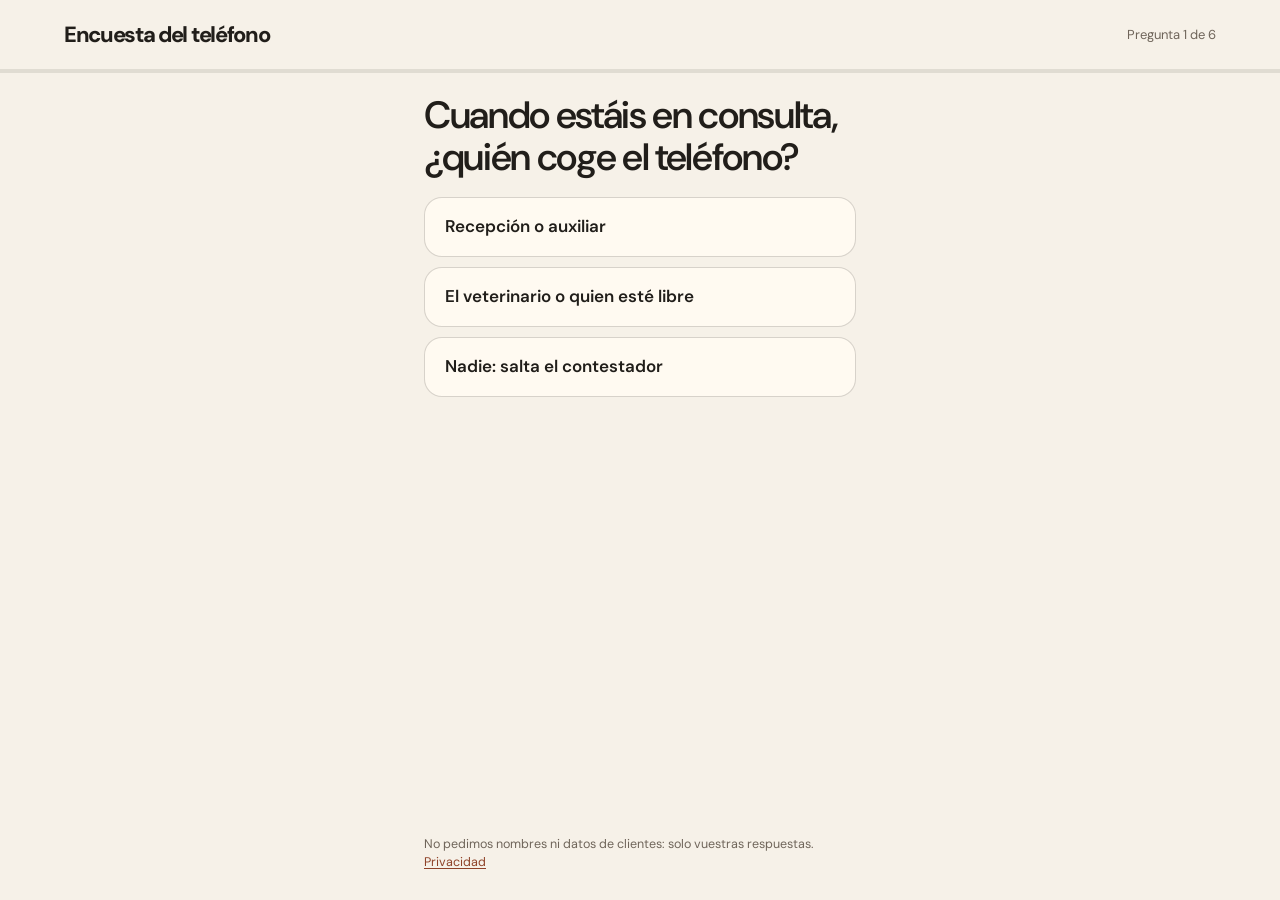
<file: index.html>
<!doctype html>
<html lang="es">
<head>
  <meta charset="utf-8">
  <meta name="viewport" content="width=device-width, initial-scale=1">
  <title>Seis preguntas sobre el teléfono de vuestra clínica</title>
  <meta name="description" content="Dos minutos de tocar. Al terminar veis cuántas citas al mes se os van por el teléfono.">
  <meta name="robots" content="noindex, nofollow">
  <meta name="theme-color" content="#f6f1e8">
  <link rel="icon" href="favicon.svg" type="image/svg+xml">
  <link rel="preload" href="fonts/dm-sans-latin.woff2" as="font" type="font/woff2" crossorigin>
  <link rel="stylesheet" href="css/encuesta.css">
</head>
<body>
  <main id="app" class="encuesta-shell">
    <noscript>
      <section class="encuesta-cuerpo">
        <h1>Esta encuesta necesita JavaScript</h1>
        <p class="encuesta-ayuda" style="margin-top:0">Si no podéis activarlo, contestadme al correo con dos líneas sobre cómo lleváis el teléfono. Simón · simon@encuesta.trustpulse.es</p>
      </section>
    </noscript>
  </main>
  <script src="js/config.js"></script>
  <script src="js/encuesta.js"></script>
</body>
</html>
</file>
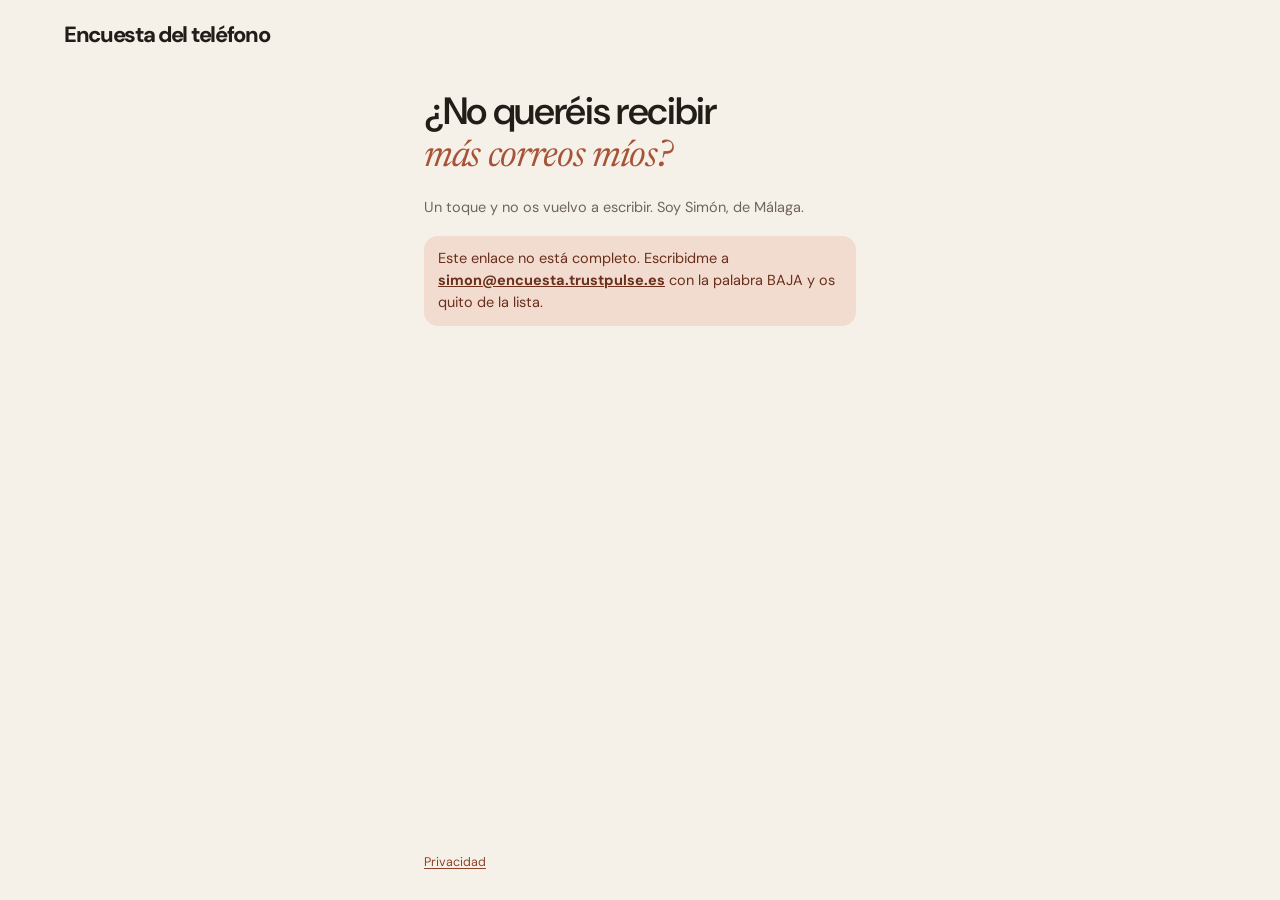
<file: baja/index.html>
<!doctype html>
<html lang="es">
<head>
  <meta charset="utf-8">
  <meta name="viewport" content="width=device-width, initial-scale=1">
  <title>No recibir más correos</title>
  <meta name="robots" content="noindex, nofollow">
  <meta name="theme-color" content="#f6f1e8">
  <link rel="icon" href="../favicon.svg" type="image/svg+xml">
  <link rel="stylesheet" href="../css/encuesta.css">
</head>
<body>
  <main class="encuesta-shell">
    <header class="encuesta-cabecera"><span class="encuesta-marca">Encuesta del teléfono</span></header>
    <section class="encuesta-cuerpo">
      <div id="pregunta">
        <h1>¿No queréis recibir <em>más correos míos?</em></h1>
        <p class="encuesta-ayuda" style="margin-top:0">Un toque y no os vuelvo a escribir. Soy Simón, de Málaga.</p>
        <button type="button" class="encuesta-boton" id="boton-baja" hidden>Darme de baja</button>
        <p class="encuesta-aviso" id="sin-codigo" hidden>Este enlace no está completo. Escribidme a <a href="mailto:simon@encuesta.trustpulse.es">simon@encuesta.trustpulse.es</a> con la palabra BAJA y os quito de la lista.</p>
        <p class="encuesta-aviso" id="fallo" role="status" style="margin-top:14px" hidden>No ha funcionado. Probad otra vez o escribid BAJA a <a href="mailto:simon@encuesta.trustpulse.es">simon@encuesta.trustpulse.es</a>.</p>
        <noscript><p class="encuesta-aviso">Escribidme a simon@encuesta.trustpulse.es con la palabra BAJA y os quito de la lista.</p></noscript>
      </div>
      <div id="hecho" hidden>
        <h1 tabindex="-1">Hecho. <em>No os escribo más.</em></h1>
        <p class="encuesta-ayuda" style="margin-top:0">Perdonad la molestia y gracias por avisar.</p>
      </div>
    </section>
    <p class="encuesta-pie"><a href="/privacidad/">Privacidad</a></p>
  </main>
  <script src="../js/config.js"></script>
  <script src="../js/baja.js"></script>
</body>
</html>
</file>
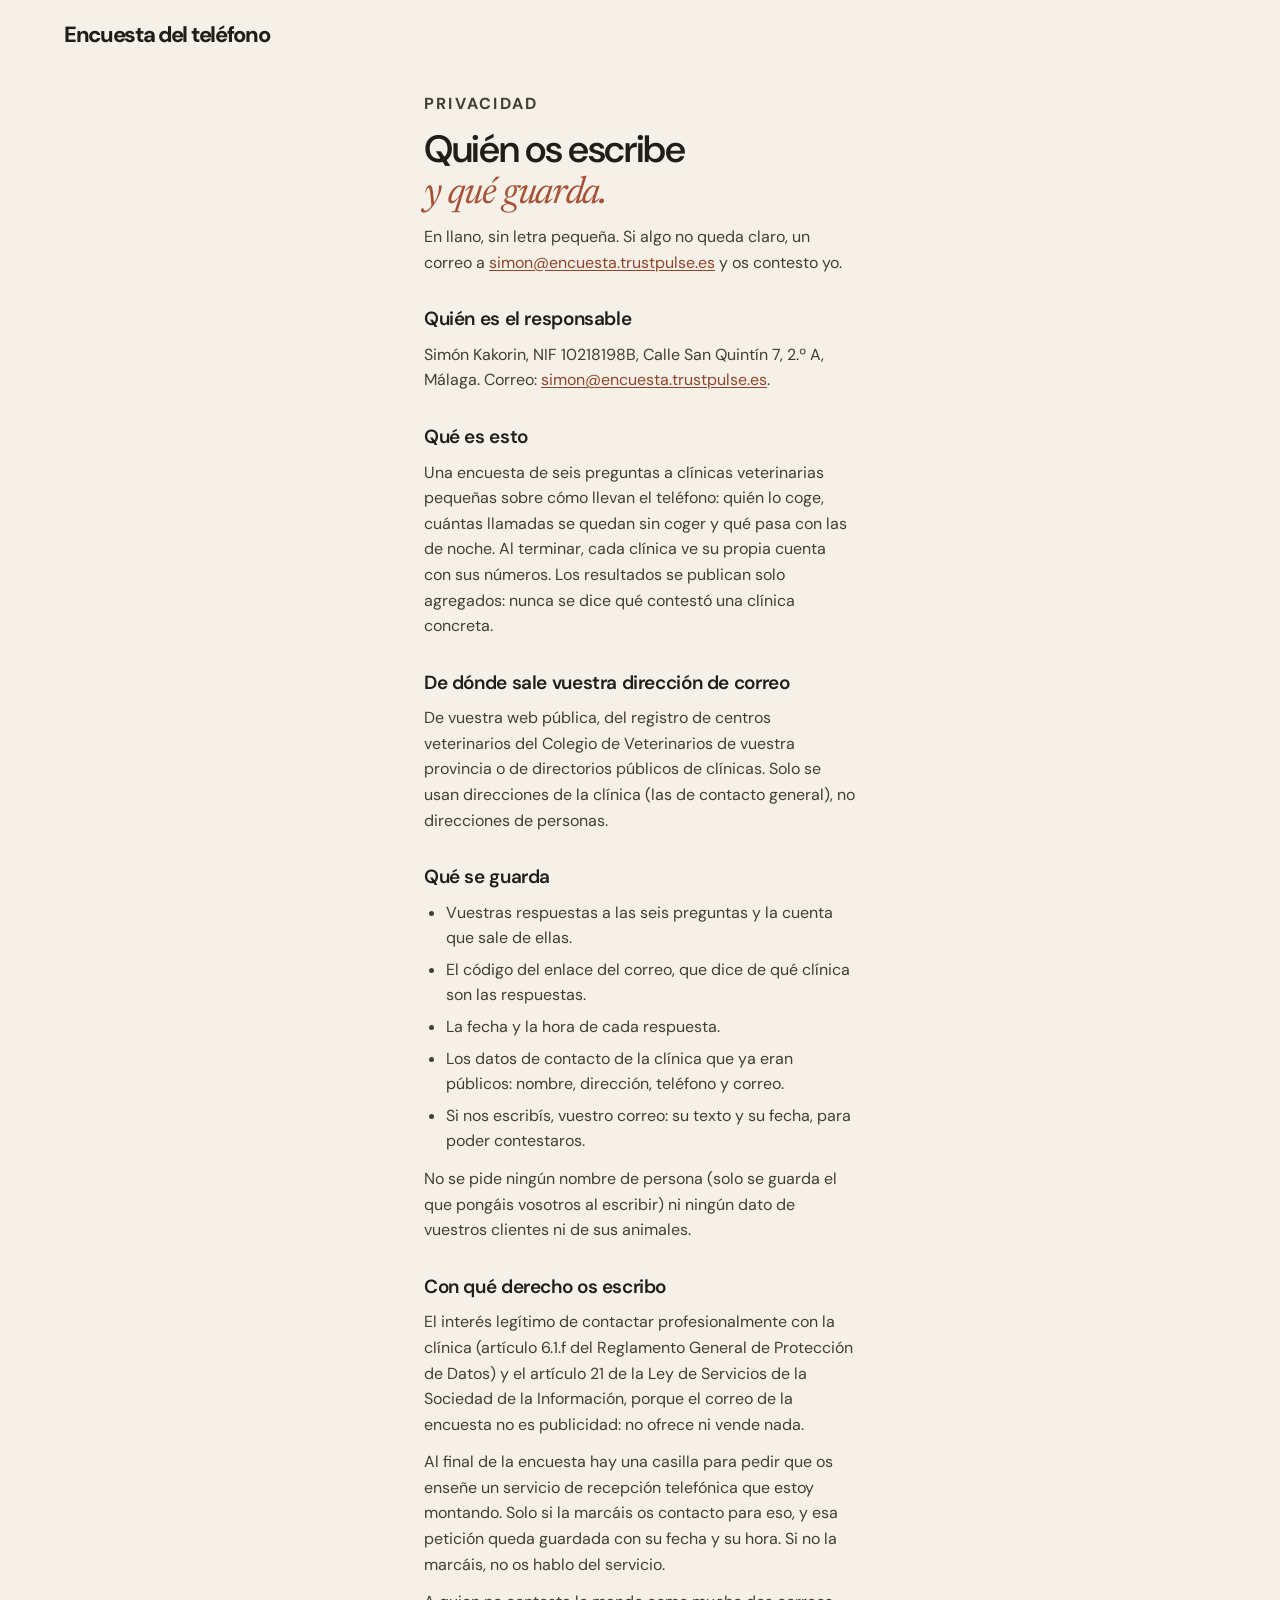
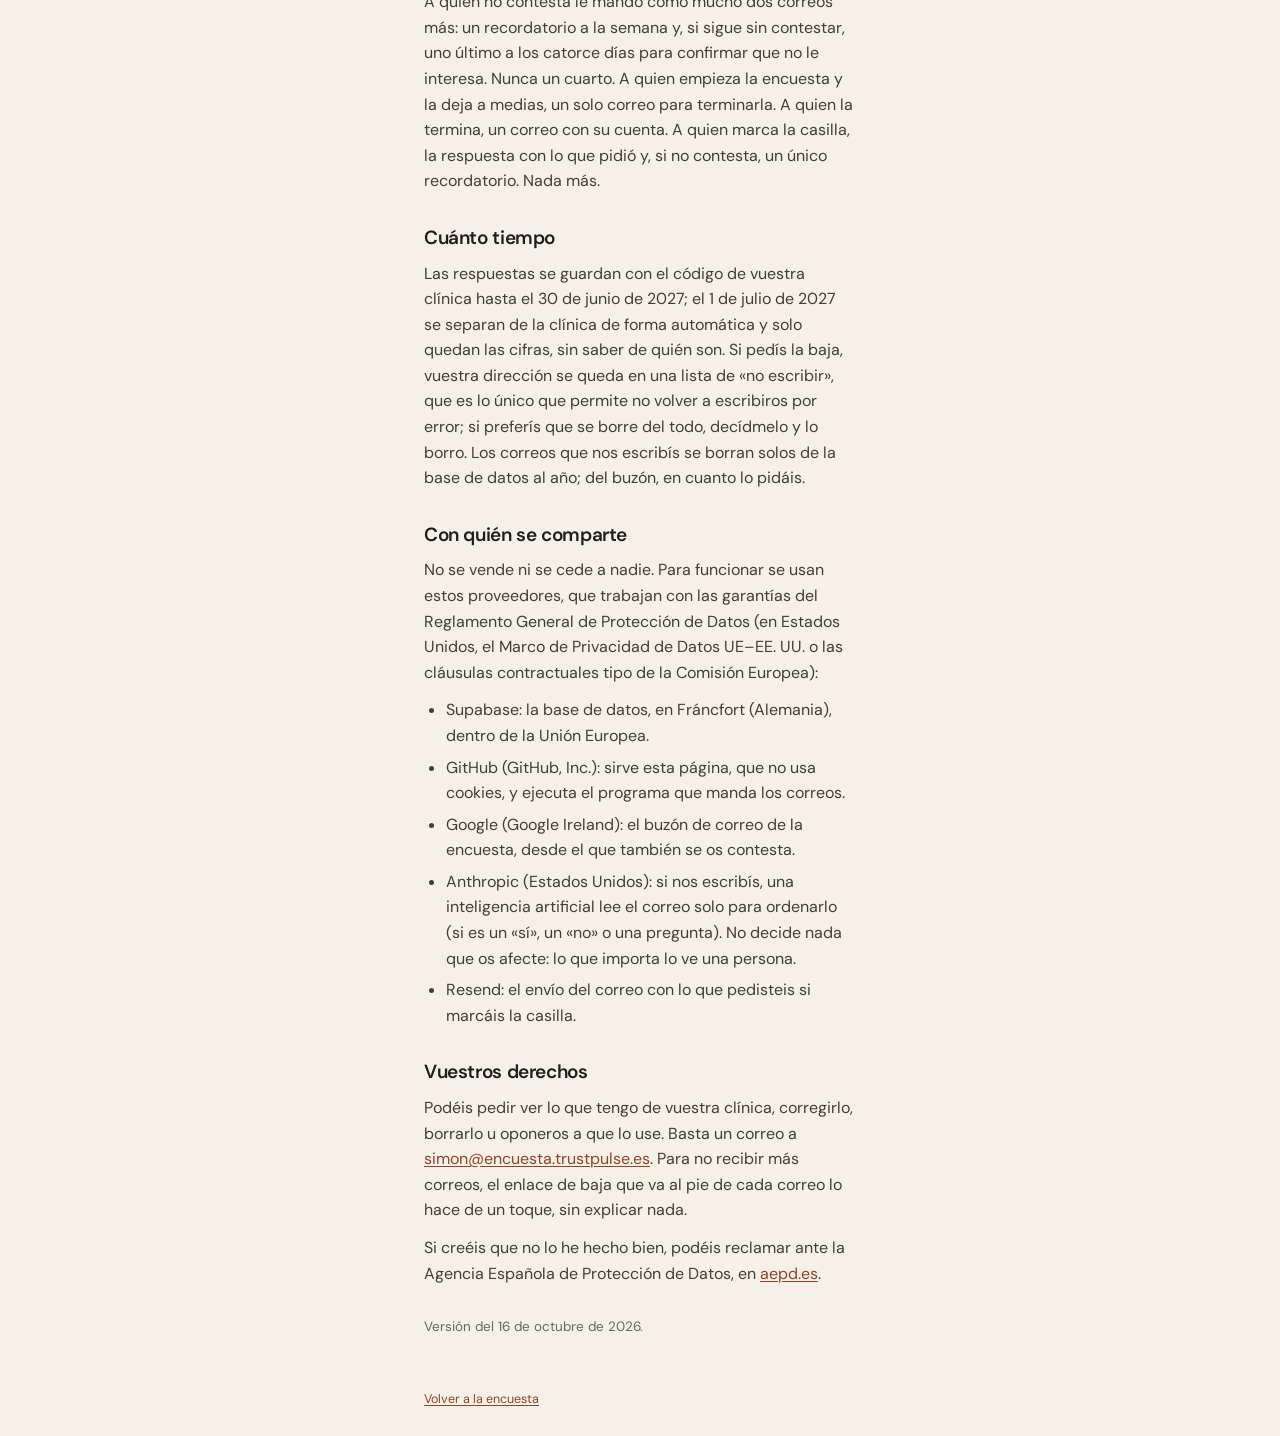
<file: privacidad/index.html>
<!doctype html>
<html lang="es">
<head>
  <meta charset="utf-8">
  <meta name="viewport" content="width=device-width, initial-scale=1">
  <title>Privacidad de la encuesta del teléfono</title>
  <meta name="description" content="Quién hace esta encuesta, de dónde sale vuestra dirección, qué se guarda y cómo pedir la baja.">
  <meta name="robots" content="noindex, nofollow">
  <meta name="theme-color" content="#f6f1e8">
  <link rel="icon" href="../favicon.svg" type="image/svg+xml">
  <link rel="stylesheet" href="../css/encuesta.css">
</head>
<body>
  <!-- Página estática, sin JavaScript: tiene que leerse igual con todo bloqueado. -->
  <main class="encuesta-shell">
    <header class="encuesta-cabecera"><span class="encuesta-marca">Encuesta del teléfono</span></header>
    <section class="encuesta-cuerpo encuesta-texto">
      <p class="encuesta-eyebrow">Privacidad</p>
      <h1>Quién os escribe <em>y qué guarda.</em></h1>
      <p>En llano, sin letra pequeña. Si algo no queda claro, un correo a <a href="mailto:simon@encuesta.trustpulse.es">simon@encuesta.trustpulse.es</a> y os contesto yo.</p>

      <h2>Quién es el responsable</h2>
      <p>Simón Kakorin, NIF 10218198B, Calle San Quintín 7, 2.º A, Málaga. Correo: <a href="mailto:simon@encuesta.trustpulse.es">simon@encuesta.trustpulse.es</a>.</p>

      <h2>Qué es esto</h2>
      <p>Una encuesta de seis preguntas a clínicas veterinarias pequeñas sobre cómo llevan el teléfono: quién lo coge, cuántas llamadas se quedan sin coger y qué pasa con las de noche. Al terminar, cada clínica ve su propia cuenta con sus números. Los resultados se publican solo agregados: nunca se dice qué contestó una clínica concreta.</p>

      <h2>De dónde sale vuestra dirección de correo</h2>
      <p>De vuestra web pública, del registro de centros veterinarios del Colegio de Veterinarios de vuestra provincia o de directorios públicos de clínicas. Solo se usan direcciones de la clínica (las de contacto general), no direcciones de personas.</p>

      <h2>Qué se guarda</h2>
      <ul>
        <li>Vuestras respuestas a las seis preguntas y la cuenta que sale de ellas.</li>
        <li>El código del enlace del correo, que dice de qué clínica son las respuestas.</li>
        <li>La fecha y la hora de cada respuesta.</li>
        <li>Los datos de contacto de la clínica que ya eran públicos: nombre, dirección, teléfono y correo.</li>
        <li>Si nos escribís, vuestro correo: su texto y su fecha, para poder contestaros.</li>
      </ul>
      <p>No se pide ningún nombre de persona (solo se guarda el que pongáis vosotros al escribir) ni ningún dato de vuestros clientes ni de sus animales.</p>

      <h2>Con qué derecho os escribo</h2>
      <p>El interés legítimo de contactar profesionalmente con la clínica (artículo 6.1.f del Reglamento General de Protección de Datos) y el artículo 21 de la Ley de Servicios de la Sociedad de la Información, porque el correo de la encuesta no es publicidad: no ofrece ni vende nada.</p>
      <p>Al final de la encuesta hay una casilla para pedir que os enseñe un servicio de recepción telefónica que estoy montando. Solo si la marcáis os contacto para eso, y esa petición queda guardada con su fecha y su hora. Si no la marcáis, no os hablo del servicio.</p>
      <p>A quien no contesta le mando como mucho dos correos más: un recordatorio a la semana y, si sigue sin contestar, uno último a los catorce días para confirmar que no le interesa. Nunca un cuarto. A quien empieza la encuesta y la deja a medias, un solo correo para terminarla. A quien la termina, un correo con su cuenta. A quien marca la casilla, la respuesta con lo que pidió y, si no contesta, un único recordatorio. Nada más.</p>

      <h2>Cuánto tiempo</h2>
      <p>Las respuestas se guardan con el código de vuestra clínica hasta el 30 de junio de 2027; el 1 de julio de 2027 se separan de la clínica de forma automática y solo quedan las cifras, sin saber de quién son. Si pedís la baja, vuestra dirección se queda en una lista de «no escribir», que es lo único que permite no volver a escribiros por error; si preferís que se borre del todo, decídmelo y lo borro. Los correos que nos escribís se borran solos de la base de datos al año; del buzón, en cuanto lo pidáis.</p>

      <h2>Con quién se comparte</h2>
      <p>No se vende ni se cede a nadie. Para funcionar se usan estos proveedores, que trabajan con las garantías del Reglamento General de Protección de Datos (en Estados Unidos, el Marco de Privacidad de Datos UE–EE. UU. o las cláusulas contractuales tipo de la Comisión Europea):</p>
      <ul>
        <li>Supabase: la base de datos, en Fráncfort (Alemania), dentro de la Unión Europea.</li>
        <li>GitHub (GitHub, Inc.): sirve esta página, que no usa cookies, y ejecuta el programa que manda los correos.</li>
        <li>Google (Google Ireland): el buzón de correo de la encuesta, desde el que también se os contesta.</li>
        <li>Anthropic (Estados Unidos): si nos escribís, una inteligencia artificial lee el correo solo para ordenarlo (si es un «sí», un «no» o una pregunta). No decide nada que os afecte: lo que importa lo ve una persona.</li>
        <li>Resend: el envío del correo con lo que pedisteis si marcáis la casilla.</li>
      </ul>

      <h2>Vuestros derechos</h2>
      <p>Podéis pedir ver lo que tengo de vuestra clínica, corregirlo, borrarlo u oponeros a que lo use. Basta un correo a <a href="mailto:simon@encuesta.trustpulse.es">simon@encuesta.trustpulse.es</a>. Para no recibir más correos, el enlace de baja que va al pie de cada correo lo hace de un toque, sin explicar nada.</p>
      <p>Si creéis que no lo he hecho bien, podéis reclamar ante la Agencia Española de Protección de Datos, en <a href="https://www.aepd.es" rel="noopener">aepd.es</a>.</p>

      <p class="encuesta-fecha">Versión del 16 de octubre de 2026.</p>
    </section>
    <p class="encuesta-pie"><a href="/">Volver a la encuesta</a></p>
  </main>
</body>
</html>
</file>
<file: css/encuesta.css>
/* La encuesta de trustpulse.es: una pregunta por pantalla, pensada para
   contestarse con el pulgar en un móvil, entre consulta y consulta. Crema,
   terracota y serifa en cursiva para el acento; sin logotipo ni marca. */

@font-face {
  font-family: "DM Sans";
  src: url("../fonts/dm-sans-latin.woff2") format("woff2");
  font-weight: 100 1000; font-style: normal; font-display: swap;
}
@font-face {
  font-family: "Newsreader";
  src: url("../fonts/newsreader-italic-latin.woff2") format("woff2");
  font-weight: 400; font-style: italic; font-display: swap;
}

:root {
  --tinta: #211e1a; --crema: #f6f1e8; --papel: #fffaf1; --arena: #e8ddca; --terracota: #a65337;
  --salvia: #5d6c55; --apagado: #6f655a; --linea: rgba(33, 30, 26, .15);
}
*, *::before, *::after { box-sizing: border-box; }
html { -webkit-text-size-adjust: 100%; }
body {
  margin: 0; background: var(--crema); color: var(--tinta);
  font-family: "DM Sans", system-ui, -apple-system, "Segoe UI", Roboto, Arial, sans-serif;
  font-size: 16px; line-height: 1.5; -webkit-font-smoothing: antialiased;
}
button, input { font: inherit; color: inherit; }
button:disabled { cursor: not-allowed; opacity: .65; }
img { max-width: 100%; }
[hidden] { display: none !important; }

.encuesta-shell { min-height: 100svh; display: flex; flex-direction: column; }
.encuesta-cabecera { display: flex; align-items: center; justify-content: space-between; gap: 16px; padding: 18px max(5vw, 22px); }
.encuesta-marca { font-weight: 800; font-size: 22px; letter-spacing: -.06em; color: var(--tinta); text-decoration: none; }
.encuesta-paso { font-size: 13px; color: var(--apagado); font-variant-numeric: tabular-nums; }
.encuesta-progreso { height: 4px; background: rgba(33, 30, 26, .1); }
.encuesta-progreso span { display: block; height: 100%; background: var(--terracota); border-radius: 0 999px 999px 0; transition: width .25s ease; }

.encuesta-cuerpo { flex: 1; width: min(560px, 100%); margin: 0 auto; padding: 22px max(5vw, 22px) 40px; }
.encuesta-atras { margin: 0 0 14px -8px; padding: 8px; border: 0; background: none; color: var(--apagado); font-size: 14px; cursor: pointer; }
.encuesta-atras:hover { color: var(--tinta); }
.encuesta-apuntada { margin: 0 0 18px; padding: 10px 14px; border-radius: 14px; background: #e4eadf; color: #34423a; font-size: 14px; line-height: 1.5; }
.encuesta-apuntada button { padding: 0; border: 0; background: none; color: #34423a; text-decoration: underline; cursor: pointer; }
.encuesta-eyebrow { margin: 0 0 10px; color: var(--terracota); font-size: 11px; font-weight: 700; letter-spacing: .14em; text-transform: uppercase; }

.encuesta-cuerpo h1 { margin: 0 0 18px; font-size: clamp(27px, 7vw, 38px); font-weight: 560; letter-spacing: -.035em; line-height: 1.1; text-wrap: balance; }
.encuesta-cuerpo h1:focus { outline: none; }
.encuesta-cuerpo h1 em { font-family: "Newsreader", Georgia, serif; font-style: italic; font-weight: 400; color: var(--terracota); }
.encuesta-cuerpo h2 { margin: 34px 0 12px; font-size: 19px; font-weight: 600; letter-spacing: -.02em; }
.encuesta-ayuda { margin: -8px 0 18px; color: var(--apagado); font-size: 14.5px; line-height: 1.5; }

/* Las respuestas: grandes, de una columna, para no fallar con el pulgar */
.encuesta-opciones { display: grid; gap: 10px; }
.encuesta-opciones.dos { grid-template-columns: 1fr 1fr; }
.encuesta-opcion {
  display: flex; align-items: center; width: 100%; min-height: 60px; padding: 12px 20px;
  border: 1.5px solid rgba(33, 30, 26, .18); border-radius: 18px; background: var(--papel); color: var(--tinta);
  font-size: 17px; font-weight: 600; line-height: 1.25; text-align: left; cursor: pointer;
  transition: border-color .15s, background .15s, transform .15s;
}
.encuesta-opcion:hover { border-color: var(--terracota); }
.encuesta-opcion:active { transform: scale(.985); }
.encuesta-opcion.marcada { border-color: var(--terracota); background: var(--terracota); color: #fff9ee; }
.encuesta-opcion:focus-visible, .encuesta-boton:focus-visible, .encuesta-sino button:focus-visible,
.encuesta-atras:focus-visible, .encuesta-apuntada button:focus-visible, .encuesta-aviso button:focus-visible,
.encuesta-marca:focus-visible, .encuesta-pie a:focus-visible { outline: 2px solid var(--terracota); outline-offset: 3px; }

.encuesta-otro { display: grid; gap: 8px; margin-top: 18px; }
.encuesta-otro label { font-size: 14.5px; color: #443d34; }
.encuesta-otro input {
  min-height: 54px; padding: 0 16px; border: 1.5px solid rgba(33, 30, 26, .55); border-radius: 14px;
  background: var(--papel); color: var(--tinta); font-size: 17px;
}
.encuesta-otro input:focus { outline: 2px solid var(--terracota); outline-offset: 2px; }

.encuesta-boton {
  display: inline-flex; align-items: center; justify-content: center; width: 100%; min-height: 58px;
  margin-top: 18px; padding: 0 24px; border: 0; border-radius: 999px; background: var(--terracota); color: #fff9ee;
  font-weight: 700; font-size: 16px; cursor: pointer;
}
.encuesta-boton:hover { background: #95492f; }

/* La cuenta */
.cuenta-tarjeta { display: flex; flex-direction: column; gap: 22px; margin-top: 6px; padding: 22px 18px; border: 1px solid var(--linea); border-radius: 26px; background: var(--papel); box-shadow: 0 24px 60px rgba(42, 34, 26, .08); }
.cuenta-resultado { display: grid; grid-template-columns: 1fr 1fr; gap: 12px; }
.cuenta-resultado div { display: flex; flex-direction: column; gap: 4px; }
.cuenta-resultado strong { font-family: "Newsreader", Georgia, serif; font-style: italic; font-weight: 400; font-size: 30px; line-height: 1; letter-spacing: -.03em; font-variant-numeric: tabular-nums; }
.cuenta-resultado span { font-size: 12.5px; color: var(--apagado); line-height: 1.4; }
.cuenta-euros { grid-column: 1 / -1; padding: 16px 18px; border-radius: 18px; background: var(--terracota); color: #fff9ee; }
.cuenta-euros strong { font-size: 40px; }
.cuenta-resultado .cuenta-euros span { color: #fff9ee; }
.cuenta-controles { display: grid; gap: 18px; }
.cuenta-control { display: grid; gap: 8px; }
.cuenta-etiqueta { display: flex; justify-content: space-between; align-items: baseline; gap: 14px; font-size: 13.5px; color: #5b554a; }
.cuenta-etiqueta b { font-variant-numeric: tabular-nums; font-size: 15px; color: var(--tinta); white-space: nowrap; }
.cuenta-control input[type="range"] { width: 100%; margin: 8px 0; appearance: none; -webkit-appearance: none; height: 4px; border-radius: 999px; background: var(--arena); cursor: pointer; }
.cuenta-control input[type="range"]::-webkit-slider-thumb { -webkit-appearance: none; width: 26px; height: 26px; border: 3px solid var(--papel); border-radius: 50%; background: var(--terracota); box-shadow: 0 2px 10px rgba(103, 47, 30, .3); }
.cuenta-control input[type="range"]::-moz-range-thumb { width: 26px; height: 26px; border: 3px solid var(--papel); border-radius: 50%; background: var(--terracota); box-shadow: 0 2px 10px rgba(103, 47, 30, .3); }
.cuenta-control input[type="range"]::-moz-range-track { height: 4px; border-radius: 999px; background: var(--arena); }
.cuenta-control input[type="range"]:focus-visible { outline: 2px solid var(--terracota); outline-offset: 8px; }
.cuenta-supuestos { margin: -8px 0 0; font-size: 12.5px; line-height: 1.5; color: var(--apagado); }

.encuesta-sino { padding: 14px 0; border-top: 1px solid rgba(33, 30, 26, .12); }
.encuesta-sino p { margin: 0 0 10px; color: #443d34; font-size: 15.5px; line-height: 1.55; }
/* La línea de ayuda de la casilla: más pequeña y apagada, pero legible, porque dice qué se pide al tocar «sí». */
.encuesta-sino .encuesta-sino-ayuda { margin: -4px 0 12px; color: var(--apagado); font-size: 13.5px; line-height: 1.5; }
.encuesta-sino div { display: grid; grid-template-columns: 1fr 1fr; gap: 8px; }
.encuesta-sino button {
  min-height: 48px; padding: 8px 12px; border: 1.5px solid rgba(33, 30, 26, .18); border-radius: 999px;
  background: var(--papel); color: var(--tinta); font-size: 15px; font-weight: 600; cursor: pointer;
}
.encuesta-sino button.marcada { border-color: var(--salvia); background: var(--salvia); color: #fff9ee; }

.encuesta-gracias { padding-top: 12px; text-align: center; }
.encuesta-gracias p { margin: 0 auto 12px; max-width: 42ch; color: #443d34; font-size: 16px; line-height: 1.6; }
.encuesta-aviso { padding: 12px 14px; border-radius: 14px; background: #f1dccf; color: #6b2f1c; font-size: 14.5px; line-height: 1.5; }
.encuesta-aviso button { padding: 0; border: 0; background: none; color: inherit; font-weight: 700; text-decoration: underline; cursor: pointer; }
.encuesta-aviso a { color: inherit; font-weight: 700; }
/* La caja de la demo: solo para quien marcó «sí, enseñádnoslo». Mismo verde
   salvia claro que la respuesta apuntada, pero más grande, porque lleva el
   número al que llamar y es lo primero que tiene que ver. */
.encuesta-demo { margin: 0 auto 14px; padding: 16px 18px; border-radius: 18px; background: #e4eadf; color: #34423a; text-align: left; }
.encuesta-gracias .encuesta-demo p { margin: 0 0 10px; max-width: none; color: #34423a; font-size: 16px; line-height: 1.55; }
.encuesta-gracias .encuesta-demo p:last-child { margin-bottom: 0; }
.encuesta-demo a { color: #34423a; font-weight: 700; font-size: 18px; white-space: nowrap; text-decoration: underline; text-underline-offset: 3px; }
.encuesta-demo a:focus-visible { outline: 2px solid var(--salvia); outline-offset: 3px; }
.encuesta-gracias .encuesta-firma { margin-top: 22px; color: var(--apagado); font-size: 14.5px; }
.encuesta-firma a, .encuesta-pie a, .encuesta-texto a { color: #8f4329; text-decoration: underline; text-underline-offset: 2px; }

.encuesta-pie { width: min(560px, 100%); margin: 0 auto; padding: 0 max(5vw, 22px) 28px; font-size: 12.5px; line-height: 1.5; color: var(--apagado); }

/* Una página de texto seguido (la de privacidad): títulos claros y párrafos
   cortos, con el mismo ancho que la encuesta para leerse bien en el móvil. */
.encuesta-texto h1 { margin-bottom: 8px; }
.encuesta-texto h2 { margin: 30px 0 8px; font-size: 19px; }
.encuesta-texto p, .encuesta-texto li { color: #443d34; font-size: 16px; line-height: 1.6; }
.encuesta-texto p { margin: 0 0 12px; }
.encuesta-texto ul { margin: 0 0 12px; padding-left: 22px; }
.encuesta-texto li { margin-bottom: 6px; }
.encuesta-texto a:focus-visible { outline: 2px solid var(--terracota); outline-offset: 3px; }
.encuesta-texto .encuesta-fecha { margin-top: 30px; color: var(--apagado); font-size: 13.5px; }

@media (max-width: 380px) { .encuesta-opciones.dos { grid-template-columns: 1fr; } }
@media (prefers-reduced-motion: reduce) {
  .encuesta-progreso span, .encuesta-opcion { transition: none; }
  .encuesta-opcion:active { transform: none; }
}
</file>
